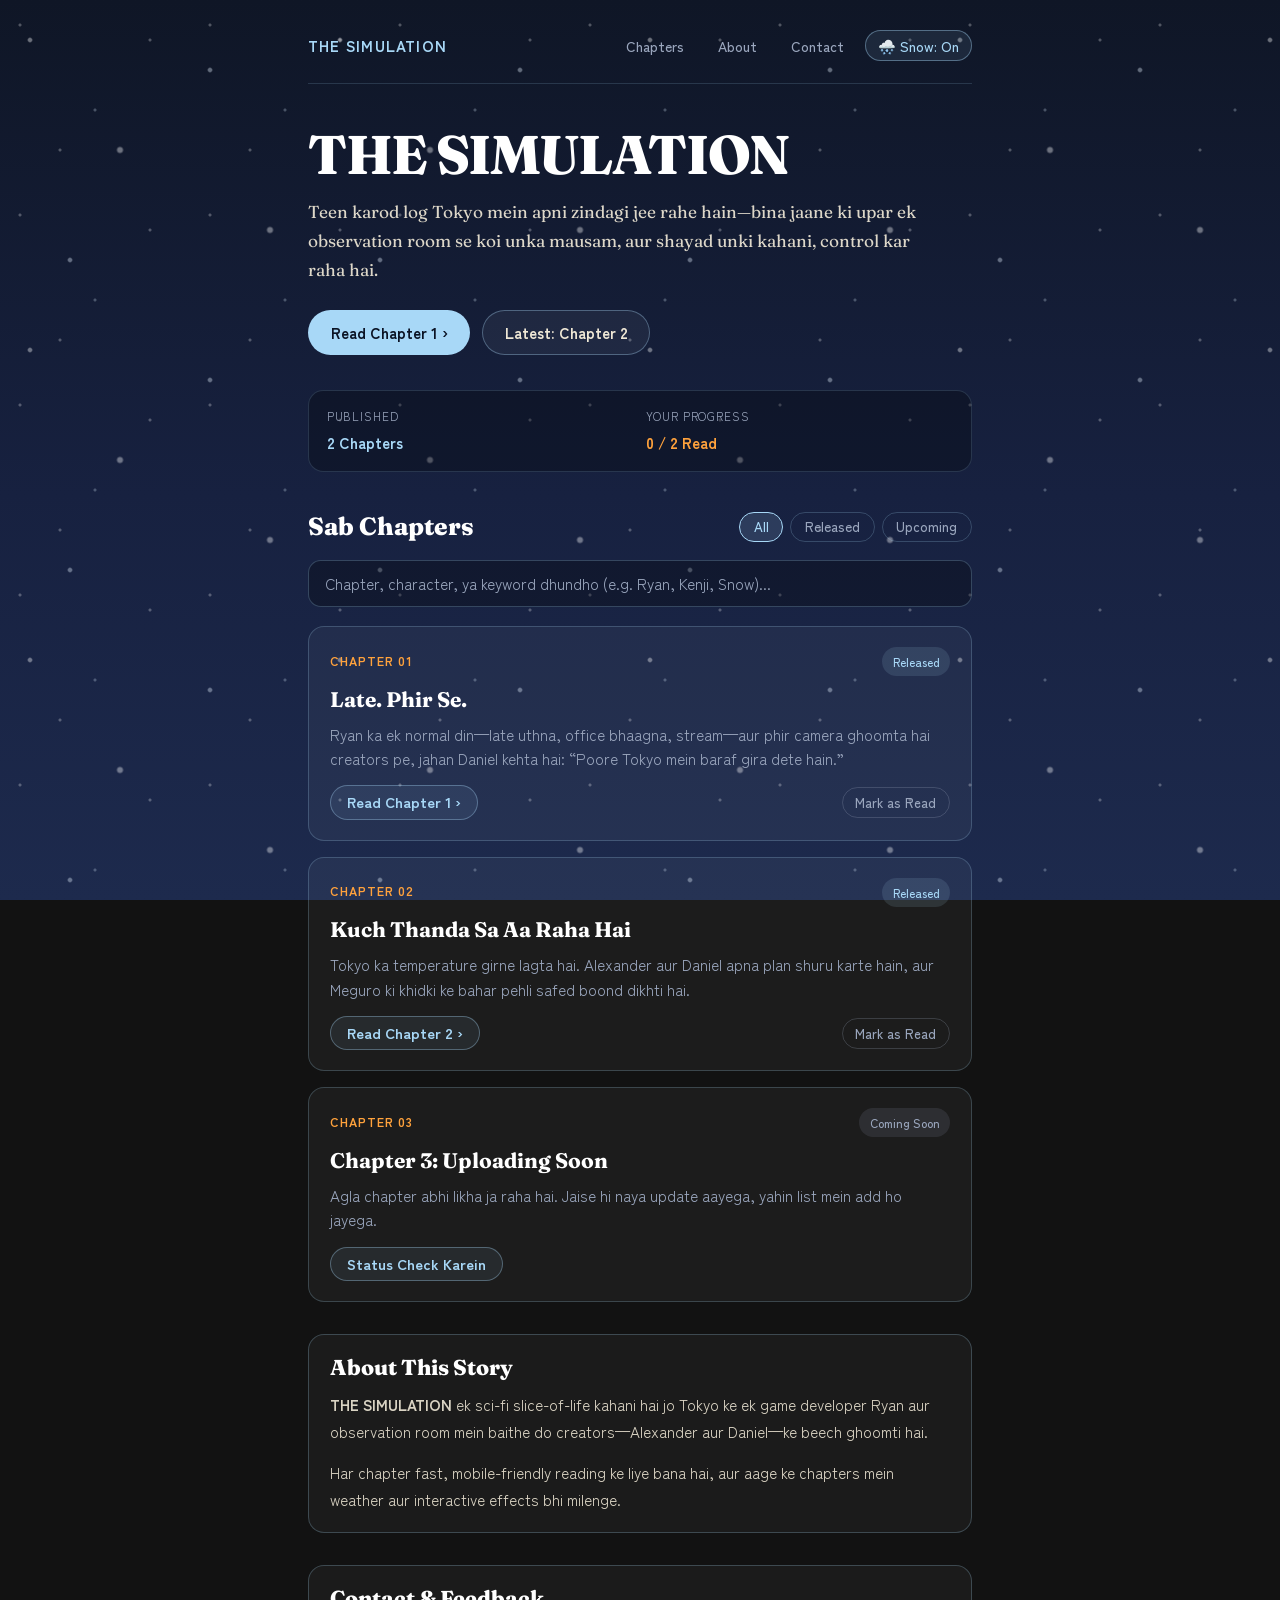
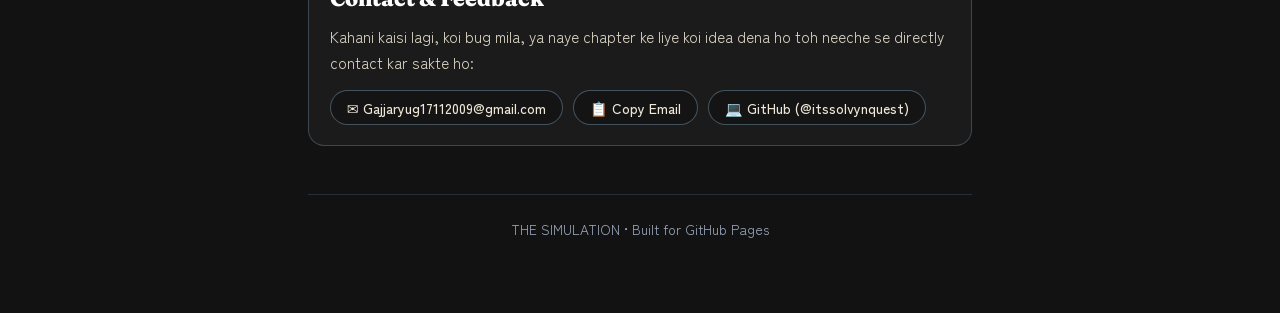
<file: THE SIMULATION — Story Index.html>
<!DOCTYPE html>
<html lang="hi-Latn">
<head>
<meta charset="utf-8">
<meta name="viewport" content="width=device-width, initial-scale=1, viewport-fit=cover">
<meta name="color-scheme" content="dark">
<title>THE SIMULATION — Story Index</title>
<link rel="preconnect" href="https://fonts.googleapis.com">
<link rel="preconnect" href="https://fonts.gstatic.com" crossorigin>
<link href="https://fonts.googleapis.com/css2?family=Fraunces:ital,opsz,wght@0,9..144,400;0,9..144,700;0,9..144,800;1,9..144,400&family=Zen+Kaku+Gothic+New:wght@400;500;700&display=swap" rel="stylesheet">
<style>
  :root {
    --bg: #0f1626;
    --bg2: #172140;
    --bg3: #1d2a4d;
    --ink: #efe8d6;
    --dim: #9aa6bd;
    --ice: #a8d8f7;
    --sodium: #ffa23c;
    --card: rgba(255, 255, 255, 0.045);
    --card-border: rgba(168, 216, 247, 0.22);
    --serif: 'Fraunces', Georgia, 'Times New Roman', serif;
    --ui: 'Zen Kaku Gothic New', system-ui, -apple-system, 'Segoe UI', sans-serif;
    --snow: 0.45;
  }

  * { box-sizing: border-box; }
  html {
    color-scheme: dark;
    scroll-behavior: smooth;
    scroll-padding-top: 1.5rem;
  }

  body {
    margin: 0;
    min-height: 100vh;
    background: linear-gradient(180deg, var(--bg), var(--bg2) 55%, var(--bg3));
    background-attachment: fixed;
    color: var(--ink);
    font: 400 1.05rem/1.75 var(--serif);
    padding: env(safe-area-inset-top, 0px) 0 env(safe-area-inset-bottom, 0px);
    -webkit-text-size-adjust: 100%;
  }

  :focus-visible {
    outline: 2px solid var(--ice);
    outline-offset: 3px;
  }

  /* Ambient Snow (matches chapter.css) */
  body::before, body::after {
    content: "";
    position: fixed;
    inset: 0;
    pointer-events: none;
    z-index: 1;
    opacity: 0;
    transition: opacity 1s ease;
  }
  body::before {
    opacity: calc(var(--snow) * 0.85);
    background:
      radial-gradient(3px 3px at 30px 40px, #fff 50%, transparent),
      radial-gradient(4px 4px at 120px 150px, #fff 50%, transparent),
      radial-gradient(3px 3px at 210px 70px, #e6f3ff 50%, transparent),
      radial-gradient(4px 4px at 270px 230px, #fff 50%, transparent),
      radial-gradient(3px 3px at 70px 260px, #e6f3ff 50%, transparent);
    background-size: 310px 310px;
  }
  body::after {
    opacity: calc(var(--snow) * 0.6);
    background:
      radial-gradient(2px 2px at 20px 25px, #fff 50%, transparent),
      radial-gradient(2px 2px at 95px 110px, #dfefff 50%, transparent),
      radial-gradient(2px 2px at 150px 40px, #fff 50%, transparent),
      radial-gradient(2px 2px at 60px 150px, #fff 50%, transparent);
    background-size: 190px 190px;
  }
  @media (prefers-reduced-motion: no-preference) {
    body::before { animation: fallA 11s linear infinite; }
    body::after { animation: fallB 7s linear infinite; }
    @keyframes fallA { to { background-position: -70px 310px; } }
    @keyframes fallB { to { background-position: 45px 190px; } }
  }
  @media (prefers-reduced-motion: reduce) {
    body::before, body::after { display: none; }
  }

  .wrap {
    position: relative;
    z-index: 2;
    max-width: 44rem;
    margin: 0 auto;
    padding: 1.25rem 1.25rem 4.5rem;
  }

  /* Top Navigation Bar */
  .topbar {
    display: flex;
    align-items: center;
    justify-content: space-between;
    gap: 0.75rem;
    padding: 0.65rem 0 1.4rem;
    border-bottom: 1px solid rgba(168, 216, 247, 0.16);
    font-family: var(--ui);
  }
  .brand {
    font-weight: 700;
    font-size: 0.95rem;
    letter-spacing: 0.08em;
    color: var(--ice);
    text-decoration: none;
    white-space: nowrap;
  }
  .nav-links {
    display: flex;
    align-items: center;
    gap: 0.5rem;
    flex-wrap: wrap;
  }
  .nav-links a, .icon-btn {
    color: var(--dim);
    text-decoration: none;
    font: 500 0.88rem/1 var(--ui);
    padding: 0.45rem 0.75rem;
    border-radius: 999px;
    border: 1px solid transparent;
    background: transparent;
    cursor: pointer;
    transition: color 0.2s, border-color 0.2s, background 0.2s;
  }
  .nav-links a:hover, .icon-btn:hover {
    color: var(--ink);
    border-color: rgba(168, 216, 247, 0.28);
    background: rgba(255, 255, 255, 0.04);
  }
  .icon-btn[aria-pressed="true"] {
    color: var(--ice);
    border-color: rgba(168, 216, 247, 0.4);
    background: rgba(168, 216, 247, 0.09);
  }

  /* Hero Section */
  .hero {
    padding: 2.6rem 0 2.2rem;
  }
  .eyebrow {
    display: inline-flex;
    align-items: center;
    gap: 0.45rem;
    font: 500 0.8rem/1 var(--ui);
    letter-spacing: 0.08em;
    text-transform: uppercase;
    color: var(--sodium);
    background: rgba(255, 162, 60, 0.12);
    border: 1px solid rgba(255, 162, 60, 0.3);
    padding: 0.35rem 0.75rem;
    border-radius: 999px;
    margin-bottom: 1rem;
  }
  h1 {
    font: 800 clamp(2.2rem, 8vw, 3.4rem)/1.05 var(--serif);
    letter-spacing: -0.025em;
    margin: 0 0 0.85rem;
    color: #fff;
  }
  .tagline {
    font: 400 1.08rem/1.7 var(--serif);
    color: var(--ink);
    opacity: 0.92;
    margin: 0 0 1.6rem;
    max-width: 38rem;
  }
  .hero-actions {
    display: flex;
    flex-wrap: wrap;
    gap: 0.75rem;
  }
  .btn {
    display: inline-flex;
    align-items: center;
    justify-content: center;
    gap: 0.45rem;
    font: 600 0.95rem/1 var(--ui);
    padding: 0.85rem 1.35rem;
    border-radius: 999px;
    text-decoration: none;
    cursor: pointer;
    border: 1px solid transparent;
    transition: transform 0.15s ease, background 0.2s, border-color 0.2s, color 0.2s;
  }
  .btn:active { transform: translateY(1px); }
  .btn-primary {
    background: var(--ice);
    color: #0b1324;
  }
  .btn-primary:hover {
    background: #c7e7fb;
  }
  .btn-secondary {
    background: rgba(255, 255, 255, 0.05);
    color: var(--ink);
    border-color: rgba(168, 216, 247, 0.35);
  }
  .btn-secondary:hover {
    border-color: var(--ice);
    background: rgba(168, 216, 247, 0.1);
  }

  /* Story Console Stats Strip */
  .console-strip {
    display: grid;
    grid-template-columns: repeat(auto-fit, minmax(150px, 1fr));
    gap: 0.75rem;
    margin: 0 0 2.5rem;
    padding: 0.95rem 1.1rem;
    border-radius: 0.95rem;
    background: rgba(0, 0, 0, 0.28);
    border: 1px solid rgba(168, 216, 247, 0.16);
    font-family: var(--ui);
  }
  .stat-label {
    font-size: 0.72rem;
    letter-spacing: 0.08em;
    text-transform: uppercase;
    color: var(--dim);
    margin-bottom: 0.2rem;
  }
  .stat-val {
    font-size: 0.95rem;
    font-weight: 700;
    color: var(--ice);
  }
  .stat-val.amber { color: var(--sodium); }

  /* Section Headings & Controls */
  .section-head {
    display: flex;
    align-items: center;
    justify-content: space-between;
    flex-wrap: wrap;
    gap: 0.8rem;
    margin: 2.2rem 0 1.1rem;
  }
  h2 {
    font: 800 1.55rem/1.2 var(--serif);
    margin: 0;
    color: #fff;
  }
  .filter-row {
    display: flex;
    gap: 0.45rem;
    flex-wrap: wrap;
    font-family: var(--ui);
  }
  .chip {
    font: 500 0.84rem/1 var(--ui);
    padding: 0.45rem 0.85rem;
    border-radius: 999px;
    border: 1px solid rgba(168, 216, 247, 0.22);
    background: transparent;
    color: var(--dim);
    cursor: pointer;
    transition: all 0.2s;
  }
  .chip:hover { color: var(--ink); border-color: rgba(168, 216, 247, 0.45); }
  .chip.active {
    background: rgba(168, 216, 247, 0.15);
    color: var(--ice);
    border-color: var(--ice);
  }

  .search-wrap {
    margin-bottom: 1.2rem;
  }
  .search-input {
    width: 100%;
    padding: 0.75rem 1rem;
    border-radius: 0.8rem;
    border: 1px solid rgba(168, 216, 247, 0.24);
    background: rgba(0, 0, 0, 0.28);
    color: var(--ink);
    font: 400 0.95rem/1.4 var(--ui);
  }
  .search-input::placeholder { color: var(--dim); }

  /* Chapter Cards */
  .chapter-list {
    display: grid;
    gap: 1rem;
  }
  .card {
    display: flex;
    flex-direction: column;
    gap: 0.6rem;
    padding: 1.25rem 1.3rem;
    border-radius: 1rem;
    background: var(--card);
    border: 1px solid var(--card-border);
    transition: border-color 0.2s, transform 0.15s, background 0.2s;
  }
  .card:hover {
    border-color: rgba(168, 216, 247, 0.5);
    background: rgba(255, 255, 255, 0.065);
  }
  .card-top {
    display: flex;
    align-items: center;
    justify-content: space-between;
    gap: 0.75rem;
    font-family: var(--ui);
  }
  .ch-num {
    font-size: 0.78rem;
    font-weight: 700;
    letter-spacing: 0.08em;
    text-transform: uppercase;
    color: var(--sodium);
  }
  .badge {
    font-size: 0.75rem;
    font-weight: 500;
    padding: 0.25rem 0.65rem;
    border-radius: 999px;
    background: rgba(168, 216, 247, 0.12);
    color: var(--ice);
  }
  .badge.soon {
    background: rgba(154, 166, 189, 0.14);
    color: var(--dim);
  }
  .card h3 {
    font: 700 1.32rem/1.25 var(--serif);
    margin: 0;
    color: #fff;
  }
  .card p {
    margin: 0;
    font: 400 0.95rem/1.6 var(--ui);
    color: var(--dim);
  }
  .card-actions {
    display: flex;
    align-items: center;
    justify-content: space-between;
    flex-wrap: wrap;
    gap: 0.75rem;
    margin-top: 0.35rem;
  }
  .read-link {
    display: inline-flex;
    align-items: center;
    gap: 0.35rem;
    font: 600 0.92rem/1 var(--ui);
    color: var(--ice);
    text-decoration: none;
    padding: 0.55rem 1rem;
    border-radius: 999px;
    border: 1px solid rgba(168, 216, 247, 0.35);
    background: rgba(168, 216, 247, 0.08);
    cursor: pointer;
  }
  .read-link:hover {
    background: var(--ice);
    color: #0b1324;
  }
  .mark-btn {
    background: transparent;
    border: 1px solid rgba(154, 166, 189, 0.25);
    color: var(--dim);
    font: 500 0.82rem/1 var(--ui);
    padding: 0.48rem 0.8rem;
    border-radius: 999px;
    cursor: pointer;
  }
  .mark-btn.done {
    border-color: rgba(255, 162, 60, 0.5);
    color: var(--sodium);
    background: rgba(255, 162, 60, 0.1);
  }

  /* About & Contact Boxes */
  .box {
    margin: 2rem 0;
    padding: 1.25rem 1.3rem;
    border-radius: 1rem;
    border: 1px solid rgba(168, 216, 247, 0.24);
    background: rgba(255, 255, 255, 0.04);
    font-family: var(--ui);
  }
  .box h2 {
    font-size: 1.35rem;
    margin-bottom: 0.65rem;
  }
  .box p {
    margin: 0 0 0.9rem;
    font-size: 0.95rem;
    color: var(--ink);
    opacity: 0.9;
  }
  .contact-grid {
    display: flex;
    flex-wrap: wrap;
    gap: 0.65rem;
    margin-top: 0.9rem;
  }
  .contact-item {
    display: inline-flex;
    align-items: center;
    gap: 0.45rem;
    padding: 0.6rem 1rem;
    border-radius: 999px;
    border: 1px solid rgba(168, 216, 247, 0.32);
    background: rgba(0, 0, 0, 0.25);
    color: var(--ink);
    font: 500 0.88rem/1 var(--ui);
    text-decoration: none;
    cursor: pointer;
  }
  .contact-item:hover {
    border-color: var(--ice);
    color: var(--ice);
  }

  .empty-state {
    text-align: center;
    padding: 2rem 1rem;
    color: var(--dim);
    font-family: var(--ui);
    border: 1px dashed rgba(168, 216, 247, 0.25);
    border-radius: 1rem;
  }

  footer {
    margin-top: 3rem;
    padding-top: 1.5rem;
    border-top: 1px solid rgba(168, 216, 247, 0.15);
    text-align: center;
    color: var(--dim);
    font: 400 0.85rem/1.6 var(--ui);
  }

  /* Toast Notification */
  .toast {
    position: fixed;
    left: 50%;
    bottom: 1.4rem;
    transform: translateX(-50%) translateY(120%);
    background: #101b33;
    color: var(--ice);
    border: 1px solid rgba(168, 216, 247, 0.45);
    padding: 0.7rem 1.15rem;
    border-radius: 999px;
    font: 500 0.88rem/1.2 var(--ui);
    box-shadow: 0 10px 30px rgba(0, 0, 0, 0.45);
    z-index: 20;
    opacity: 0;
    transition: transform 0.25s ease, opacity 0.25s ease;
    pointer-events: none;
  }
  .toast.show {
    transform: translateX(-50%) translateY(0);
    opacity: 1;
  }
</style>
</head>
<body>
  <div class="wrap">
    <nav class="topbar" aria-label="Main navigation">
      <a class="brand" href="#top">THE SIMULATION</a>
      <div class="nav-links">
        <a href="#chapters">Chapters</a>
        <a href="#about">About</a>
        <a href="#contact">Contact</a>
        <button id="snowToggle" class="icon-btn" type="button" aria-pressed="true" title="Toggle snowfall">
          🌨️ Snow: On
        </button>
      </div>
    </nav>

    <header id="top" class="hero">
      <h1>THE SIMULATION</h1>
      <p class="tagline">
        Teen karod log Tokyo mein apni zindagi jee rahe hain—bina jaane ki upar ek observation room se koi unka mausam, aur shayad unki kahani, control kar raha hai.
      </p>
      <div class="hero-actions">
        <a id="primaryReadBtn" class="btn btn-primary" href="chapter1.html">Read Chapter 1 &rsaquo;</a>
        <a class="btn btn-secondary" href="chapter2.html">Latest: Chapter 2</a>
      </div>
    </header>

    <section class="console-strip" aria-label="Story status">
      <div>
        <div class="stat-label">Published</div>
        <div class="stat-val">2 Chapters</div>
      </div>
      <div>
        <div class="stat-label">Your Progress</div>
        <div id="progressText" class="stat-val amber">0 / 2 Read</div>
      </div>
    </section>

    <section id="chapters">
      <div class="section-head">
        <h2>Sab Chapters</h2>
        <div class="filter-row" role="group" aria-label="Filter chapters">
          <button class="chip active" type="button" data-filter="all">All</button>
          <button class="chip" type="button" data-filter="released">Released</button>
          <button class="chip" type="button" data-filter="upcoming">Upcoming</button>
        </div>
      </div>

      <div class="search-wrap">
        <label for="chapterSearch" style="position:absolute;width:1px;height:1px;overflow:hidden;clip:rect(0,0,0,0);">Search chapters</label>
        <input id="chapterSearch" class="search-input" type="search" placeholder="Chapter, character, ya keyword dhundho (e.g. Ryan, Kenji, Snow)...">
      </div>

      <div id="chapterList" class="chapter-list">
        <article class="card" data-status="released" data-id="ch1" data-keywords="chapter 1 late phir se ryan kenji daniel alexander tokyo snow">
          <div class="card-top">
            <span class="ch-num">Chapter 01</span>
            <span class="badge">Released</span>
          </div>
          <h3>Late. Phir Se.</h3>
          <p>Ryan ka ek normal din—late uthna, office bhaagna, stream—aur phir camera ghoomta hai creators pe, jahan Daniel kehta hai: “Poore Tokyo mein baraf gira dete hain.”</p>
          <div class="card-actions">
            <a class="read-link" href="chapter1.html" data-track="ch1">Read Chapter 1 &rsaquo;</a>
            <button class="mark-btn" type="button" data-mark="ch1">Mark as Read</button>
          </div>
        </article>

        <article class="card" data-status="released" data-id="ch2" data-keywords="chapter 2 kuch thanda sa aa raha hai temperature meguro kenji snow">
          <div class="card-top">
            <span class="ch-num">Chapter 02</span>
            <span class="badge">Released</span>
          </div>
          <h3>Kuch Thanda Sa Aa Raha Hai</h3>
          <p>Tokyo ka temperature girne lagta hai. Alexander aur Daniel apna plan shuru karte hain, aur Meguro ki khidki ke bahar pehli safed boond dikhti hai.</p>
          <div class="card-actions">
            <a class="read-link" href="chapter2.html" data-track="ch2">Read Chapter 2 &rsaquo;</a>
            <button class="mark-btn" type="button" data-mark="ch2">Mark as Read</button>
          </div>
        </article>

        <article class="card" data-status="upcoming" data-id="ch3" data-keywords="chapter 3 upcoming baraf snow tokyo">
          <div class="card-top">
            <span class="ch-num">Chapter 03</span>
            <span class="badge soon">Coming Soon</span>
          </div>
          <h3>Chapter 3: Uploading Soon</h3>
          <p>Agla chapter abhi likha ja raha hai. Jaise hi naya update aayega, yahin list mein add ho jayega.</p>
          <div class="card-actions">
            <button id="notifyBtn" class="read-link" type="button">Status Check Karein</button>
          </div>
        </article>
      </div>

      <div id="emptyState" class="empty-state" hidden>
        Koi chapter match nahi hua. Search clear karke dobara dekho.
      </div>
    </section>

    <section id="about" class="box">
      <h2>About This Story</h2>
      <p>
        <b>THE SIMULATION</b> ek sci-fi slice-of-life kahani hai jo Tokyo ke ek game developer Ryan aur observation room mein baithe do creators—Alexander aur Daniel—ke beech ghoomti hai.
      </p>
      <p style="margin-bottom:0">
        Har chapter fast, mobile-friendly reading ke liye bana hai, aur aage ke chapters mein weather aur interactive effects bhi milenge.
      </p>
    </section>

    <section id="contact" class="box">
      <h2>Contact &amp; Feedback</h2>
      <p>
        Kahani kaisi lagi, koi bug mila, ya naye chapter ke liye koi idea dena ho toh neeche se directly contact kar sakte ho:
      </p>
      <div class="contact-grid">
        <a id="emailLink" class="contact-item" href="mailto:Gajjaryug17112009@gmail.com?subject=THE%20SIMULATION%20Feedback">
          ✉️ Gajjaryug17112009@gmail.com
        </a>
        <button id="copyEmailBtn" class="contact-item" type="button">
          📋 Copy Email
        </button>
        <a class="contact-item" href="https://github.com/itssolvynquest" target="_blank" rel="noopener noreferrer">
          💻 GitHub (@itssolvynquest)
        </a>
      </div>
    </section>

    <footer>
      THE SIMULATION &bull; Built for GitHub Pages
    </footer>
  </div>

  <div id="toast" class="toast" role="status" aria-live="polite"></div>

  <script>
    (function () {
      var STORAGE_KEY = 'sim_read_chapters_v1';
      var SNOW_KEY = 'sim_snow_pref_v1';
      var EMAIL = 'Gajjaryug17112009@gmail.com';

      var root = document.documentElement;
      var snowBtn = document.getElementById('snowToggle');
      var toast = document.getElementById('toast');
      var progressText = document.getElementById('progressText');
      var primaryReadBtn = document.getElementById('primaryReadBtn');
      var filterChips = Array.prototype.slice.call(document.querySelectorAll('[data-filter]'));
      var searchInput = document.getElementById('chapterSearch');
      var cards = Array.prototype.slice.call(document.querySelectorAll('#chapterList .card'));
      var emptyState = document.getElementById('emptyState');
      var markBtns = Array.prototype.slice.call(document.querySelectorAll('[data-mark]'));
      var copyEmailBtn = document.getElementById('copyEmailBtn');
      var notifyBtn = document.getElementById('notifyBtn');

      var currentFilter = 'all';
      var toastTimer = null;

      function showToast(msg) {
        toast.textContent = msg;
        toast.classList.add('show');
        clearTimeout(toastTimer);
        toastTimer = setTimeout(function () {
          toast.classList.remove('show');
        }, 2400);
      }

      function loadReadMap() {
        try {
          return JSON.parse(localStorage.getItem(STORAGE_KEY) || '{}') || {};
        } catch (e) {
          return {};
        }
      }

      function saveReadMap(map) {
        try {
          localStorage.setItem(STORAGE_KEY, JSON.stringify(map));
        } catch (e) {}
      }

      function renderProgress() {
        var map = loadReadMap();
        var releasedIds = ['ch1', 'ch2'];
        var count = 0;
        releasedIds.forEach(function (id) {
          if (map[id]) count++;
        });
        progressText.textContent = count + ' / ' + releasedIds.length + ' Read';

        markBtns.forEach(function (btn) {
          var id = btn.getAttribute('data-mark');
          var isDone = !!map[id];
          btn.classList.toggle('done', isDone);
          btn.textContent = isDone ? '✓ Read' : 'Mark as Read';
        });

        if (map.ch1 && !map.ch2) {
          primaryReadBtn.href = 'chapter2.html';
          primaryReadBtn.innerHTML = 'Continue: Chapter 2 &rsaquo;';
        } else {
          primaryReadBtn.href = 'chapter1.html';
          primaryReadBtn.innerHTML = 'Read Chapter 1 &rsaquo;';
        }
      }

      markBtns.forEach(function (btn) {
        btn.addEventListener('click', function () {
          var id = btn.getAttribute('data-mark');
          var map = loadReadMap();
          map[id] = !map[id];
          saveReadMap(map);
          renderProgress();
          showToast(map[id] ? 'Chapter marked as read!' : 'Marked as unread.');
        });
      });

      // Snow toggle
      function setSnow(on) {
        root.style.setProperty('--snow', on ? '0.45' : '0');
        snowBtn.setAttribute('aria-pressed', on ? 'true' : 'false');
        snowBtn.textContent = on ? '🌨️ Snow: On' : '🌨️ Snow: Off';
        try {
          localStorage.setItem(SNOW_KEY, on ? '1' : '0');
        } catch (e) {}
      }

      var snowOn = true;
      try {
        var savedSnow = localStorage.getItem(SNOW_KEY);
        if (savedSnow === '0') snowOn = false;
      } catch (e) {}
      setSnow(snowOn);

      snowBtn.addEventListener('click', function () {
        snowOn = !snowOn;
        setSnow(snowOn);
        showToast(snowOn ? 'Tokyo snowfall enabled' : 'Snowfall paused');
      });

      // Filter & Search
      function applyFilters() {
        var q = (searchInput.value || '').trim().toLowerCase();
        var visibleCount = 0;
        cards.forEach(function (card) {
          var status = card.getAttribute('data-status');
          var keywords = (card.getAttribute('data-keywords') || '').toLowerCase();
          var text = card.textContent.toLowerCase();
          var matchesFilter = currentFilter === 'all' || status === currentFilter;
          var matchesQuery = !q || keywords.indexOf(q) !== -1 || text.indexOf(q) !== -1;
          var show = matchesFilter && matchesQuery;
          card.style.display = show ? '' : 'none';
          if (show) visibleCount++;
        });
        emptyState.hidden = visibleCount > 0;
      }

      filterChips.forEach(function (chip) {
        chip.addEventListener('click', function () {
          currentFilter = chip.getAttribute('data-filter');
          filterChips.forEach(function (c) { c.classList.remove('active'); });
          chip.classList.add('active');
          applyFilters();
        });
      });

      searchInput.addEventListener('input', applyFilters);

      // Copy Email with fallback
      copyEmailBtn.addEventListener('click', function () {
        if (navigator.clipboard && navigator.clipboard.writeText) {
          navigator.clipboard.writeText(EMAIL).then(function () {
            showToast('Email copied: ' + EMAIL);
          }).catch(fallbackCopy);
        } else {
          fallbackCopy();
        }
      });

      function fallbackCopy() {
        var ta = document.createElement('textarea');
        ta.value = EMAIL;
        ta.style.position = 'fixed';
        ta.style.opacity = '0';
        document.body.appendChild(ta);
        ta.select();
        try {
          document.execCommand('copy');
          showToast('Email copied: ' + EMAIL);
        } catch (e) {
          showToast('Email: ' + EMAIL);
        }
        document.body.removeChild(ta);
      }

      if (notifyBtn) {
        notifyBtn.addEventListener('click', function () {
          showToast('Chapter 3 jald aa raha hai—stay tuned!');
        });
      }

      renderProgress();
    })();
  </script>
</body>
</html>
</file>
